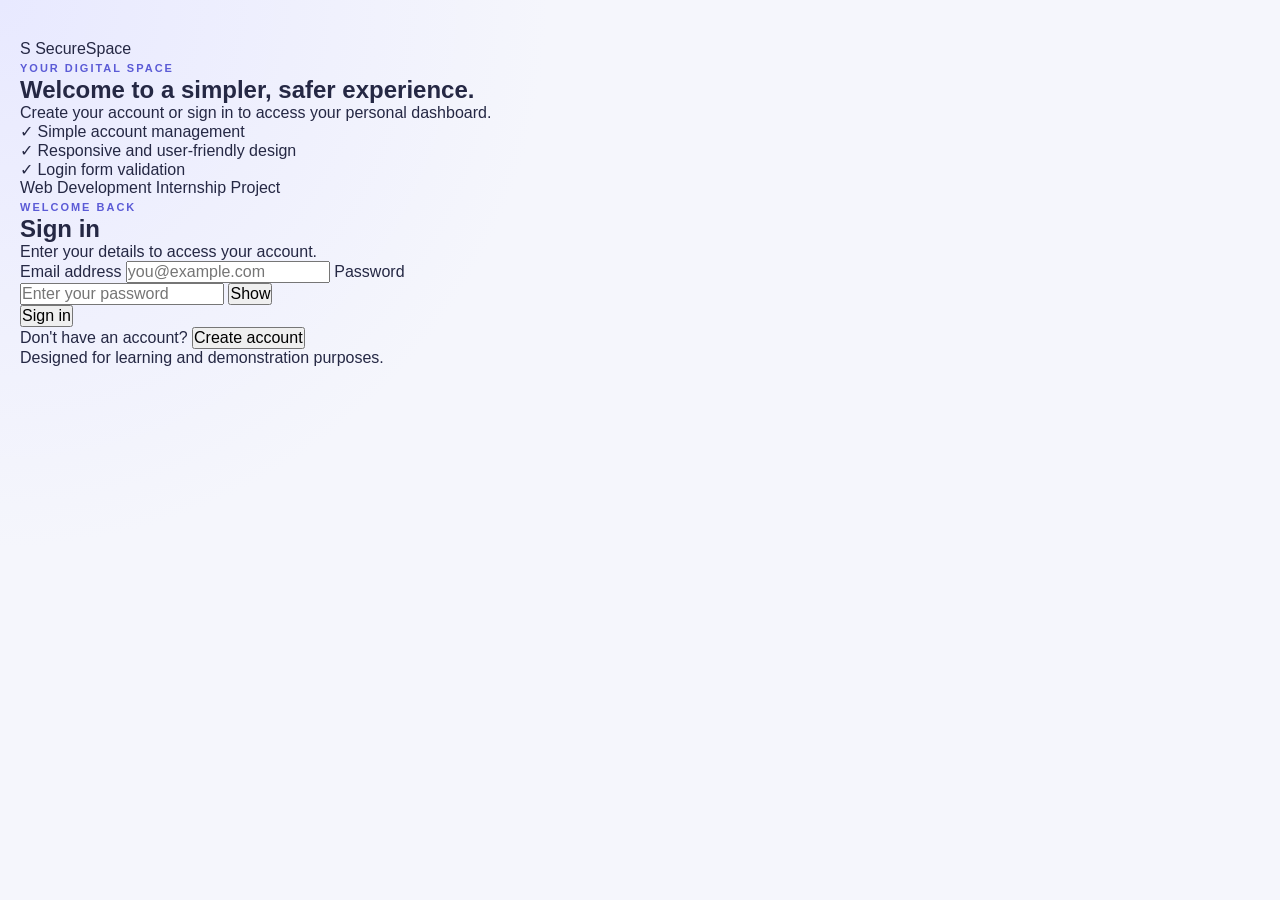
<file: index.html>
<!DOCTYPE html>
<html lang="en">
<head>
    <meta charset="UTF-8">
    <meta name="viewport" content="width=device-width, initial-scale=1.0">
    <meta name="description" content="SecureSpace login and signup demo">
    <title>SecureSpace | Login Authentication</title>
    <link rel="stylesheet" href="style.css">
    <script src="script.js" defer></script>
</head>
<body>
    <main class="auth-container">
        <section class="welcome-panel">
            <div class="brand">
                <span class="brand-icon">S</span>
                <span>SecureSpace</span>
            </div>

            <div class="welcome-content">
                <span class="eyebrow">YOUR DIGITAL SPACE</span>
                <h1>Welcome to a simpler, safer experience.</h1>
                <p>Create your account or sign in to access your personal dashboard.</p>

                <div class="feature">
                    <span class="feature-icon">✓</span>
                    <span>Simple account management</span>
                </div>
                <div class="feature">
                    <span class="feature-icon">✓</span>
                    <span>Responsive and user-friendly design</span>
                </div>
                <div class="feature">
                    <span class="feature-icon">✓</span>
                    <span>Login form validation</span>
                </div>
            </div>

            <p class="welcome-footer">Web Development Internship Project</p>
        </section>

        <section class="form-panel">
            <!-- Login -->
            <div id="loginView" class="auth-view">
                <span class="eyebrow">WELCOME BACK</span>
                <h2>Sign in</h2>
                <p class="form-description">Enter your details to access your account.</p>

                <form id="loginForm">
                    <label for="loginEmail">Email address</label>
                    <input
                        type="email"
                        id="loginEmail"
                        placeholder="you@example.com"
                        autocomplete="email"
                        required
                    >

                    <label for="loginPassword">Password</label>
                    <div class="password-field">
                        <input
                            type="password"
                            id="loginPassword"
                            placeholder="Enter your password"
                            autocomplete="current-password"
                            required
                        >
                        <button type="button" class="toggle-password"
                            data-target="loginPassword">Show</button>
                    </div>

                    <p id="loginMessage" class="message" role="status"
                        aria-live="polite"></p>

                    <button type="submit" class="primary-button">Sign in</button>
                </form>

                <p class="switch-text">
                    Don't have an account?
                    <button type="button" class="text-button" id="showSignup">
                        Create account
                    </button>
                </p>
            </div>

            <!-- Signup -->
            <div id="signupView" class="auth-view" hidden>
                <span class="eyebrow">GET STARTED</span>
                <h2>Create account</h2>
                <p class="form-description">Fill in the details to get started.</p>

                <form id="signupForm">
                    <label for="signupName">Full name</label>
                    <input
                        type="text"
                        id="signupName"
                        placeholder="Enter your full name"
                        autocomplete="name"
                        minlength="2"
                        required
                    >

                    <label for="signupEmail">Email address</label>
                    <input
                        type="email"
                        id="signupEmail"
                        placeholder="you@example.com"
                        autocomplete="email"
                        required
                    >

                    <label for="signupPassword">Password</label>
                    <div class="password-field">
                        <input
                            type="password"
                            id="signupPassword"
                            placeholder="Create a password"
                            autocomplete="new-password"
                            minlength="8"
                            required
                        >
                        <button type="button" class="toggle-password"
                            data-target="signupPassword">Show</button>
                    </div>

                    <small class="hint">
                        Minimum 8 characters, including uppercase, lowercase and a number.
                    </small>

                    <label for="confirmPassword">Confirm password</label>
                    <div class="password-field">
                        <input
                            type="password"
                            id="confirmPassword"
                            placeholder="Re-enter your password"
                            autocomplete="new-password"
                            required
                        >
                        <button type="button" class="toggle-password"
                            data-target="confirmPassword">Show</button>
                    </div>

                    <p id="signupMessage" class="message" role="status"
                        aria-live="polite"></p>

                    <button type="submit" class="primary-button">
                        Create account
                    </button>
                </form>

                <p class="switch-text">
                    Already have an account?
                    <button type="button" class="text-button" id="showLogin">
                        Sign in
                    </button>
                </p>
            </div>

            <!-- Dashboard -->
            <div id="dashboardView" class="auth-view dashboard" hidden>
                <div class="dashboard-icon">✓</div>
                <span class="eyebrow">LOGIN SUCCESSFUL</span>
                <h2>Welcome, <span id="dashboardName">User</span>!</h2>
                <p class="form-description">
                    You have successfully signed in to your demo account.
                </p>

                <div class="account-card">
                    <span class="account-label">SIGNED-IN EMAIL</span>
                    <p id="dashboardEmail"></p>
                    <span class="status"><span></span> Session active</span>
                </div>

                <button type="button" id="logoutBtn" class="primary-button">
                    Log out
                </button>
            </div>
        </section>
    </main>

    <footer class="page-footer">
        Designed for learning and demonstration purposes.
    </footer>
</body>
</html>
</file>
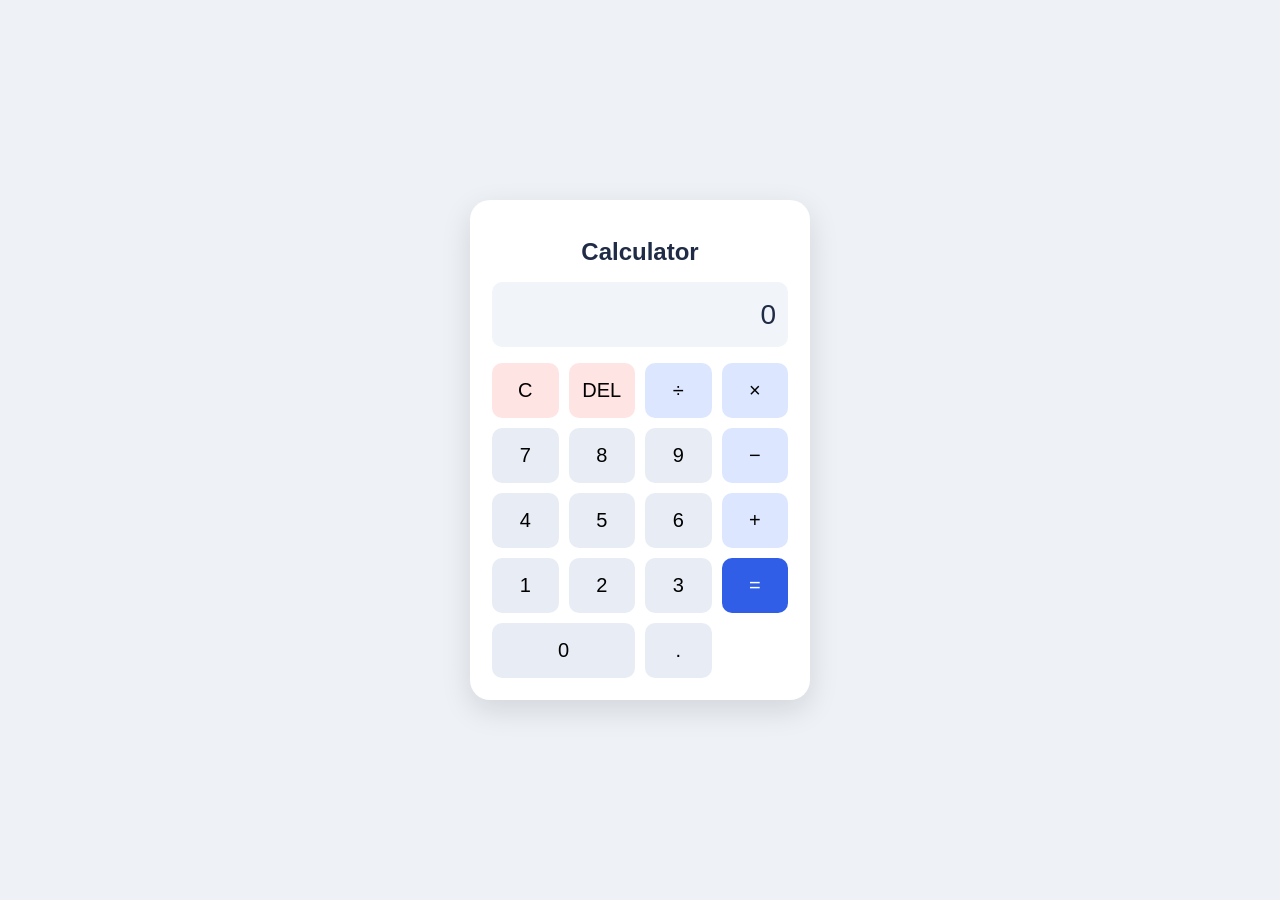
<file: WebDev-L2-Calculator/index.html>
<!DOCTYPE html>
<html lang="en">
<head>
    <meta charset="UTF-8">
    <meta name="viewport" content="width=device-width, initial-scale=1.0">
    <title>My Calculator</title>
    <link rel="stylesheet" href="style.css">
    <script src="script.js" defer></script>
</head>
<body>
    <main class="calculator">
        <h1>Calculator</h1>

        <input
            type="text"
            id="display"
            value="0"
            aria-label="Calculator display"
            readonly
        >

        <div class="buttons">
            <button data-action="clear">C</button>
            <button data-action="delete">DEL</button>
            <button data-value="/">÷</button>
            <button data-value="*">×</button>

            <button data-value="7">7</button>
            <button data-value="8">8</button>
            <button data-value="9">9</button>
            <button data-value="-">−</button>

            <button data-value="4">4</button>
            <button data-value="5">5</button>
            <button data-value="6">6</button>
            <button data-value="+">+</button>

            <button data-value="1">1</button>
            <button data-value="2">2</button>
            <button data-value="3">3</button>
            <button data-action="equals">=</button>

            <button data-value="0" class="zero">0</button>
            <button data-value=".">.</button>
        </div>
    </main>
</body>
</html>
</file>
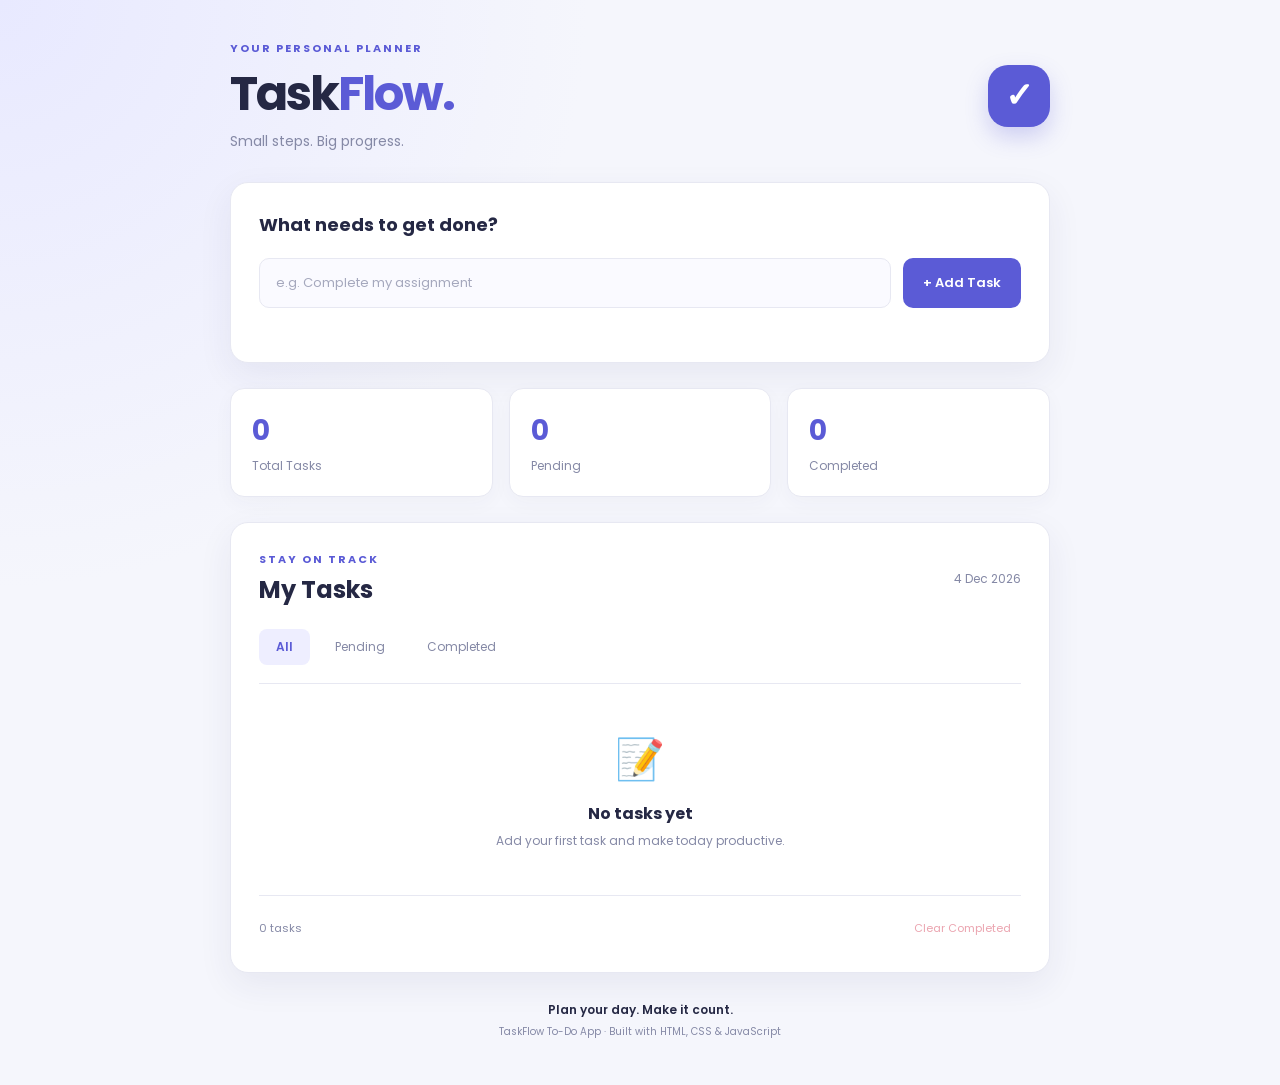
<file: WebDev-L2-ToDoApp/index.html>
<!DOCTYPE html>
<html lang="en">
<head>
    <meta charset="UTF-8">
    <meta name="viewport" content="width=device-width, initial-scale=1.0">
    <meta name="description" content="A simple and responsive To-Do List application.">
    <title>TaskFlow | To-Do App</title>

    <link rel="preconnect" href="https://fonts.googleapis.com">
    <link rel="preconnect" href="https://fonts.gstatic.com" crossorigin>
    <link href="https://fonts.googleapis.com/css2?family=Poppins:wght@400;500;600;700&display=swap" rel="stylesheet">

    <link rel="stylesheet" href="style.css">
    <script src="script.js" defer></script>
</head>
<body>

    <main class="app-container">
        <header class="app-header">
            <div>
                <p class="eyebrow">YOUR PERSONAL PLANNER</p>
                <h1>Task<span>Flow.</span></h1>
                <p class="subtitle">Small steps. Big progress.</p>
            </div>
            <div class="header-icon" aria-hidden="true">✓</div>
        </header>

        <section class="task-panel" aria-labelledby="addTaskTitle">
            <h2 id="addTaskTitle">What needs to get done?</h2>

            <form id="taskForm">
                <label class="sr-only" for="taskInput">Enter a task</label>
                <input
                    type="text"
                    id="taskInput"
                    placeholder="e.g. Complete my assignment"
                    maxlength="150"
                    autocomplete="off"
                    required
                >
                <button type="submit" class="add-btn" id="submitBtn">
                    + Add Task
                </button>
            </form>

            <p id="formMessage" class="form-message" aria-live="polite"></p>
        </section>

        <section class="task-summary" aria-label="Task summary">
            <div class="summary-card">
                <span class="summary-number" id="totalCount">0</span>
                <span class="summary-label">Total Tasks</span>
            </div>
            <div class="summary-card">
                <span class="summary-number" id="pendingCount">0</span>
                <span class="summary-label">Pending</span>
            </div>
            <div class="summary-card">
                <span class="summary-number" id="completedCount">0</span>
                <span class="summary-label">Completed</span>
            </div>
        </section>

        <section class="tasks-section" aria-labelledby="tasksTitle">
            <div class="tasks-heading">
                <div>
                    <p class="eyebrow">STAY ON TRACK</p>
                    <h2 id="tasksTitle">My Tasks</h2>
                </div>
                <span class="task-date" id="currentDate"></span>
            </div>

            <div class="filters" role="group" aria-label="Filter tasks">
                <button type="button" class="filter-btn active" data-filter="all">All</button>
                <button type="button" class="filter-btn" data-filter="pending">Pending</button>
                <button type="button" class="filter-btn" data-filter="completed">Completed</button>
            </div>

            <ul id="taskList" class="task-list" aria-label="Your tasks"></ul>

            <div id="emptyState" class="empty-state">
                <div class="empty-icon">📝</div>
                <h3>No tasks yet</h3>
                <p>Add your first task and make today productive.</p>
            </div>

            <div class="list-footer">
                <span id="taskCountLabel">0 tasks</span>
                <button type="button" id="clearCompletedBtn" class="clear-btn">
                    Clear Completed
                </button>
            </div>
        </section>

        <footer class="app-footer">
            <p>Plan your day. Make it count.</p>
            <p>TaskFlow To-Do App · Built with HTML, CSS & JavaScript</p>
        </footer>
    </main>

</body>
</html>
</file>
<file: style.css>
/* ===== Global Styles ===== */
:root {
    --primary: #5b5bd6;
    --primary-dark: #4444b5;
    --background: #f5f6fc;
    --white: #ffffff;
    --text: #252844;
    --muted: #8589a6;
    --border: #e7e8f2;
    --success: #218c69;
    --danger: #d94c63;
    --shadow: 0 12px 35px rgba(44, 47, 95, 0.07);
}

* {
    margin: 0;
    padding: 0;
    box-sizing: border-box;
}

body {
    min-height: 100vh;
    padding: 40px 20px;
    font-family: "Poppins", sans-serif;
    background:
        radial-gradient(circle at top left, #e8e9ff, transparent 35%),
        var(--background);
    color: var(--text);
}

button,
input {
    font: inherit;
}

button {
    cursor: pointer;
}

button:focus-visible,
input:focus-visible {
    outline: 3px solid rgba(91, 91, 214, 0.3);
    outline-offset: 3px;
}

.sr-only {
    position: absolute;
    width: 1px;
    height: 1px;
    padding: 0;
    margin: -1px;
    overflow: hidden;
    clip: rect(0, 0, 0, 0);
    white-space: nowrap;
    border: 0;
}

/* ===== Main Container ===== */
.app-container {
    width: 100%;
    max-width: 820px;
    margin: 0 auto;
}

/* ===== Header ===== */
.app-header {
    display: flex;
    justify-content: space-between;
    align-items: center;
    gap: 20px;
    margin-bottom: 30px;
}

.eyebrow {
    color: var(--primary);
    font-size: 11px;
    font-weight: 700;
    letter-spacing: 2px;
    margin-bottom: 8px;
}

.app-header h1 {
    font-size: clamp(34px, 6vw, 48px);
    line-height: 1.2;
    letter-spacing: -2px;
}

.app-header h1 span {
    color: var(--primary);
}

.subtitle {
    margin-top: 8px;
    color: var(--muted);
    font-size: 14px;
}

.header-icon {
    display: grid;
    place-items: center;
    width: 62px;
    height: 62px;
    border-radius: 20px;
    background: var(--primary);
    color: var(--white);
    font-size: 34px;
    font-weight: 600;
    box-shadow: 0 10px 22px rgba(91, 91, 214, 0.25);
}

/* ===== Add Task Panel ===== */
.task-panel {
    padding: 28px;
    background: var(--white);
    border: 1px solid var(--border);
    border-radius: 18px;
    box-shadow: var(--shadow);
}

.task-panel h2 {
    margin-bottom: 20px;
    font-size: 18px;
}

#taskForm {
    display: flex;
    gap: 12px;
}

#taskInput {
    width: 100%;
    min-width: 0;
    padding: 14px 16px;
    border: 1px solid var(--border);
    border-radius: 10px;
    background: #fafaff;
    color: var(--text);
    font-size: 13px;
    transition: border-color 0.2s, box-shadow 0.2s;
}

#taskInput:focus {
    border-color: var(--primary);
    box-shadow: 0 0 0 3px rgba(91, 91, 214, 0.09);
    outline: none;
}

#taskInput::placeholder {
    color: #a5a8bd;
}

.add-btn {
    flex-shrink: 0;
    padding: 13px 20px;
    border: none;
    border-radius: 10px;
    background: var(--primary);
    color: var(--white);
    font-size: 13px;
    font-weight: 600;
    transition: background 0.2s, transform 0.2s;
}

.add-btn:hover {
    background: var(--primary-dark);
    transform: translateY(-2px);
}

.form-message {
    min-height: 18px;
    margin-top: 8px;
    color: var(--danger);
    font-size: 12px;
}

/* ===== Summary Cards ===== */
.task-summary {
    display: grid;
    grid-template-columns: repeat(3, 1fr);
    gap: 16px;
    margin: 25px 0;
}

.summary-card {
    display: flex;
    flex-direction: column;
    gap: 5px;
    padding: 21px;
    background: var(--white);
    border: 1px solid var(--border);
    border-radius: 14px;
    box-shadow: 0 6px 20px rgba(44, 47, 95, 0.035);
}

.summary-number {
    color: var(--primary);
    font-size: 28px;
    font-weight: 700;
}

.summary-label {
    color: var(--muted);
    font-size: 12px;
}

/* ===== Task List Panel ===== */
.tasks-section {
    padding: 28px;
    background: var(--white);
    border: 1px solid var(--border);
    border-radius: 18px;
    box-shadow: var(--shadow);
}

.tasks-heading {
    display: flex;
    justify-content: space-between;
    align-items: center;
    gap: 15px;
    margin-bottom: 22px;
}

.tasks-heading .eyebrow {
    margin-bottom: 4px;
}

.tasks-heading h2 {
    font-size: 24px;
}

.task-date {
    color: var(--muted);
    font-size: 12px;
    text-align: right;
}

/* ===== Filters ===== */
.filters {
    display: flex;
    flex-wrap: wrap;
    gap: 8px;
    padding-bottom: 18px;
    border-bottom: 1px solid var(--border);
}

.filter-btn {
    padding: 8px 16px;
    border: 1px solid transparent;
    border-radius: 8px;
    background: transparent;
    color: var(--muted);
    font-size: 12px;
    transition: all 0.2s;
}

.filter-btn:hover {
    background: #f1f1ff;
    color: var(--primary);
}

.filter-btn.active {
    background: #eeeeff;
    color: var(--primary);
    font-weight: 600;
}

/* ===== Individual Tasks ===== */
.task-list {
    list-style: none;
}

.task-item {
    display: flex;
    align-items: center;
    gap: 12px;
    padding: 17px 0;
    border-bottom: 1px solid #f0f0f6;
    animation: fadeIn 0.25s ease;
}

.task-item:last-child {
    border-bottom: none;
}

.task-checkbox {
    width: 19px;
    height: 19px;
    flex-shrink: 0;
    accent-color: var(--primary);
    cursor: pointer;
}

.task-text {
    flex: 1;
    min-width: 0;
    overflow-wrap: anywhere;
    font-size: 13px;
}

.task-item.completed .task-text {
    color: #a2a5b8;
    text-decoration: line-through;
}

.task-actions {
    display: flex;
    align-items: center;
    gap: 6px;
}

.action-btn {
    display: grid;
    place-items: center;
    min-width: 34px;
    min-height: 34px;
    padding: 6px;
    border: none;
    border-radius: 8px;
    background: #f4f4fb;
    color: #5b6080;
    font-size: 12px;
    transition: background 0.2s, color 0.2s;
}

.action-btn:hover {
    background: #e9e9ff;
    color: var(--primary);
}

.action-btn.delete:hover {
    background: #fff0f2;
    color: var(--danger);
}

/* ===== Empty State ===== */
.empty-state {
    padding: 45px 15px;
    text-align: center;
}

.empty-icon {
    margin-bottom: 12px;
    font-size: 40px;
}

.empty-state h3 {
    margin-bottom: 6px;
    font-size: 16px;
}

.empty-state p {
    color: var(--muted);
    font-size: 12px;
}

.empty-state.hidden {
    display: none;
}

/* ===== List Footer ===== */
.list-footer {
    display: flex;
    justify-content: space-between;
    align-items: center;
    gap: 12px;
    padding-top: 17px;
    border-top: 1px solid var(--border);
    color: var(--muted);
    font-size: 11px;
}

.clear-btn {
    padding: 7px 10px;
    border: none;
    border-radius: 7px;
    background: transparent;
    color: var(--danger);
    font-size: 11px;
}

.clear-btn:hover {
    background: #fff0f2;
}

/* ===== Footer ===== */
.app-footer {
    padding: 28px 10px 5px;
    text-align: center;
}

.app-footer p:first-child {
    color: var(--text);
    font-size: 12px;
    font-weight: 600;
}

.app-footer p:last-child {
    margin-top: 5px;
    color: var(--muted);
    font-size: 10px;
}

/* ===== Animation ===== */
@keyframes fadeIn {
    from {
        opacity: 0;
        transform: translateY(5px);
    }

    to {
        opacity: 1;
        transform: translateY(0);
    }
}

/* ===== Responsive Layout ===== */
@media (max-width: 560px) {
    body {
        padding: 25px 14px;
    }

    .app-header {
        margin-bottom: 22px;
    }

    .header-icon {
        width: 48px;
        height: 48px;
        border-radius: 15px;
        font-size: 27px;
    }

    .task-panel,
    .tasks-section {
        padding: 20px 16px;
    }

    #taskForm {
        flex-direction: column;
    }

    .add-btn {
        width: 100%;
    }

    .task-summary {
        gap: 8px;
        margin: 18px 0;
    }

    .summary-card {
        padding: 15px 10px;
    }

    .summary-number {
        font-size: 23px;
    }

    .summary-label {
        font-size: 10px;
    }

    .tasks-heading h2 {
        font-size: 21px;
    }

    .task-item {
        gap: 9px;
    }

    .task-actions {
        gap: 3px;
    }

    .action-btn {
        min-width: 30px;
        min-height: 30px;
    }
}

@media (prefers-reduced-motion: reduce) {
    *,
    *::before,
    *::after {
        animation-duration: 0.01ms !important;
        transition-duration: 0.01ms !important;
    }
}
</file>
<file: WebDev-L2-Calculator/style.css>
* {
    box-sizing: border-box;
}

body {
    margin: 0;
    min-height: 100vh;
    display: flex;
    justify-content: center;
    align-items: center;
    background: #eef2f7;
    font-family: Arial, sans-serif;
}

.calculator {
    width: min(340px, 92vw);
    padding: 22px;
    border-radius: 20px;
    background: #ffffff;
    box-shadow: 0 10px 30px rgba(0, 0, 0, 0.12);
}

h1 {
    text-align: center;
    font-size: 24px;
    color: #202b46;
}

#display {
    width: 100%;
    height: 65px;
    margin-bottom: 16px;
    padding: 12px;
    border: none;
    border-radius: 10px;
    background: #f1f4f9;
    text-align: right;
    font-size: 28px;
    color: #202b46;
}

.buttons {
    display: grid;
    grid-template-columns: repeat(4, 1fr);
    gap: 10px;
}

button {
    min-height: 55px;
    border: none;
    border-radius: 10px;
    background: #e8edf5;
    font-size: 20px;
    cursor: pointer;
}

button:hover {
    background: #d5dfef;
}

button[data-value="+"] ,
button[data-value="-"] ,
button[data-value="*"] ,
button[data-value="/"] {
    background: #dce7ff;
}

button[data-action="equals"] {
    background: #315ee7;
    color: white;
}

button[data-action="clear"],
button[data-action="delete"] {
    background: #ffe4e4;
}

button.zero {
    grid-column: span 2;
}
</file>
<file: WebDev-L2-ToDoApp/style.css>
/* ===== Global Styles ===== */
:root {
    --primary: #5b5bd6;
    --primary-dark: #4444b5;
    --background: #f5f6fc;
    --white: #ffffff;
    --text: #252844;
    --muted: #8589a6;
    --border: #e7e8f2;
    --success: #218c69;
    --danger: #d94c63;
    --shadow: 0 12px 35px rgba(44, 47, 95, 0.07);
}

* {
    margin: 0;
    padding: 0;
    box-sizing: border-box;
}

body {
    min-height: 100vh;
    padding: 40px 20px;
    font-family: "Poppins", sans-serif;
    background:
        radial-gradient(circle at top left, #e8e9ff, transparent 35%),
        var(--background);
    color: var(--text);
}

button,
input {
    font: inherit;
}

button {
    cursor: pointer;
}

button:focus-visible,
input:focus-visible {
    outline: 3px solid rgba(91, 91, 214, 0.3);
    outline-offset: 3px;
}

.sr-only {
    position: absolute;
    width: 1px;
    height: 1px;
    padding: 0;
    margin: -1px;
    overflow: hidden;
    clip: rect(0, 0, 0, 0);
    white-space: nowrap;
    border: 0;
}

/* ===== Main Container ===== */
.app-container {
    width: 100%;
    max-width: 820px;
    margin: 0 auto;
}

/* ===== Header ===== */
.app-header {
    display: flex;
    justify-content: space-between;
    align-items: center;
    gap: 20px;
    margin-bottom: 30px;
}

.eyebrow {
    color: var(--primary);
    font-size: 11px;
    font-weight: 700;
    letter-spacing: 2px;
    margin-bottom: 8px;
}

.app-header h1 {
    font-size: clamp(34px, 6vw, 48px);
    line-height: 1.2;
    letter-spacing: -2px;
}

.app-header h1 span {
    color: var(--primary);
}

.subtitle {
    margin-top: 8px;
    color: var(--muted);
    font-size: 14px;
}

.header-icon {
    display: grid;
    place-items: center;
    width: 62px;
    height: 62px;
    border-radius: 20px;
    background: var(--primary);
    color: var(--white);
    font-size: 34px;
    font-weight: 600;
    box-shadow: 0 10px 22px rgba(91, 91, 214, 0.25);
}

/* ===== Add Task Panel ===== */
.task-panel {
    padding: 28px;
    background: var(--white);
    border: 1px solid var(--border);
    border-radius: 18px;
    box-shadow: var(--shadow);
}

.task-panel h2 {
    margin-bottom: 20px;
    font-size: 18px;
}

#taskForm {
    display: flex;
    gap: 12px;
}

#taskInput {
    width: 100%;
    min-width: 0;
    padding: 14px 16px;
    border: 1px solid var(--border);
    border-radius: 10px;
    background: #fafaff;
    color: var(--text);
    font-size: 13px;
    transition: border-color 0.2s, box-shadow 0.2s;
}

#taskInput:focus {
    border-color: var(--primary);
    box-shadow: 0 0 0 3px rgba(91, 91, 214, 0.09);
    outline: none;
}

#taskInput::placeholder {
    color: #a5a8bd;
}

.add-btn {
    flex-shrink: 0;
    padding: 13px 20px;
    border: none;
    border-radius: 10px;
    background: var(--primary);
    color: var(--white);
    font-size: 13px;
    font-weight: 600;
    transition: background 0.2s, transform 0.2s;
}

.add-btn:hover {
    background: var(--primary-dark);
    transform: translateY(-2px);
}

.form-message {
    min-height: 18px;
    margin-top: 8px;
    color: var(--danger);
    font-size: 12px;
}

/* ===== Summary Cards ===== */
.task-summary {
    display: grid;
    grid-template-columns: repeat(3, 1fr);
    gap: 16px;
    margin: 25px 0;
}

.summary-card {
    display: flex;
    flex-direction: column;
    gap: 5px;
    padding: 21px;
    background: var(--white);
    border: 1px solid var(--border);
    border-radius: 14px;
    box-shadow: 0 6px 20px rgba(44, 47, 95, 0.035);
}

.summary-number {
    color: var(--primary);
    font-size: 28px;
    font-weight: 700;
}

.summary-label {
    color: var(--muted);
    font-size: 12px;
}

/* ===== Task List Panel ===== */
.tasks-section {
    padding: 28px;
    background: var(--white);
    border: 1px solid var(--border);
    border-radius: 18px;
    box-shadow: var(--shadow);
}

.tasks-heading {
    display: flex;
    justify-content: space-between;
    align-items: center;
    gap: 15px;
    margin-bottom: 22px;
}

.tasks-heading .eyebrow {
    margin-bottom: 4px;
}

.tasks-heading h2 {
    font-size: 24px;
}

.task-date {
    color: var(--muted);
    font-size: 12px;
    text-align: right;
}

/* ===== Filters ===== */
.filters {
    display: flex;
    flex-wrap: wrap;
    gap: 8px;
    padding-bottom: 18px;
    border-bottom: 1px solid var(--border);
}

.filter-btn {
    padding: 8px 16px;
    border: 1px solid transparent;
    border-radius: 8px;
    background: transparent;
    color: var(--muted);
    font-size: 12px;
    transition: all 0.2s;
}

.filter-btn:hover {
    background: #f1f1ff;
    color: var(--primary);
}

.filter-btn.active {
    background: #eeeeff;
    color: var(--primary);
    font-weight: 600;
}

/* ===== Individual Tasks ===== */
.task-list {
    list-style: none;
}

.task-item {
    display: flex;
    align-items: center;
    gap: 12px;
    padding: 17px 0;
    border-bottom: 1px solid #f0f0f6;
    animation: fadeIn 0.25s ease;
}

.task-item:last-child {
    border-bottom: none;
}

.task-checkbox {
    width: 19px;
    height: 19px;
    flex-shrink: 0;
    accent-color: var(--primary);
    cursor: pointer;
}

.task-text {
    flex: 1;
    min-width: 0;
    overflow-wrap: anywhere;
    font-size: 13px;
}

.task-item.completed .task-text {
    color: #a2a5b8;
    text-decoration: line-through;
}

.task-actions {
    display: flex;
    align-items: center;
    gap: 6px;
}

.action-btn {
    display: grid;
    place-items: center;
    min-width: 34px;
    min-height: 34px;
    padding: 6px;
    border: none;
    border-radius: 8px;
    background: #f4f4fb;
    color: #5b6080;
    font-size: 12px;
    transition: background 0.2s, color 0.2s;
}

.action-btn:hover {
    background: #e9e9ff;
    color: var(--primary);
}

.action-btn.delete:hover {
    background: #fff0f2;
    color: var(--danger);
}

/* ===== Empty State ===== */
.empty-state {
    padding: 45px 15px;
    text-align: center;
}

.empty-icon {
    margin-bottom: 12px;
    font-size: 40px;
}

.empty-state h3 {
    margin-bottom: 6px;
    font-size: 16px;
}

.empty-state p {
    color: var(--muted);
    font-size: 12px;
}

.empty-state.hidden {
    display: none;
}

/* ===== List Footer ===== */
.list-footer {
    display: flex;
    justify-content: space-between;
    align-items: center;
    gap: 12px;
    padding-top: 17px;
    border-top: 1px solid var(--border);
    color: var(--muted);
    font-size: 11px;
}

.clear-btn {
    padding: 7px 10px;
    border: none;
    border-radius: 7px;
    background: transparent;
    color: var(--danger);
    font-size: 11px;
}

.clear-btn:hover {
    background: #fff0f2;
}

/* ===== Footer ===== */
.app-footer {
    padding: 28px 10px 5px;
    text-align: center;
}

.app-footer p:first-child {
    color: var(--text);
    font-size: 12px;
    font-weight: 600;
}

.app-footer p:last-child {
    margin-top: 5px;
    color: var(--muted);
    font-size: 10px;
}

/* ===== Animation ===== */
@keyframes fadeIn {
    from {
        opacity: 0;
        transform: translateY(5px);
    }

    to {
        opacity: 1;
        transform: translateY(0);
    }
}

/* ===== Responsive Layout ===== */
@media (max-width: 560px) {
    body {
        padding: 25px 14px;
    }

    .app-header {
        margin-bottom: 22px;
    }

    .header-icon {
        width: 48px;
        height: 48px;
        border-radius: 15px;
        font-size: 27px;
    }

    .task-panel,
    .tasks-section {
        padding: 20px 16px;
    }

    #taskForm {
        flex-direction: column;
    }

    .add-btn {
        width: 100%;
    }

    .task-summary {
        gap: 8px;
        margin: 18px 0;
    }

    .summary-card {
        padding: 15px 10px;
    }

    .summary-number {
        font-size: 23px;
    }

    .summary-label {
        font-size: 10px;
    }

    .tasks-heading h2 {
        font-size: 21px;
    }

    .task-item {
        gap: 9px;
    }

    .task-actions {
        gap: 3px;
    }

    .action-btn {
        min-width: 30px;
        min-height: 30px;
    }
}

@media (prefers-reduced-motion: reduce) {
    *,
    *::before,
    *::after {
        animation-duration: 0.01ms !important;
        transition-duration: 0.01ms !important;
    }
}
</file>
